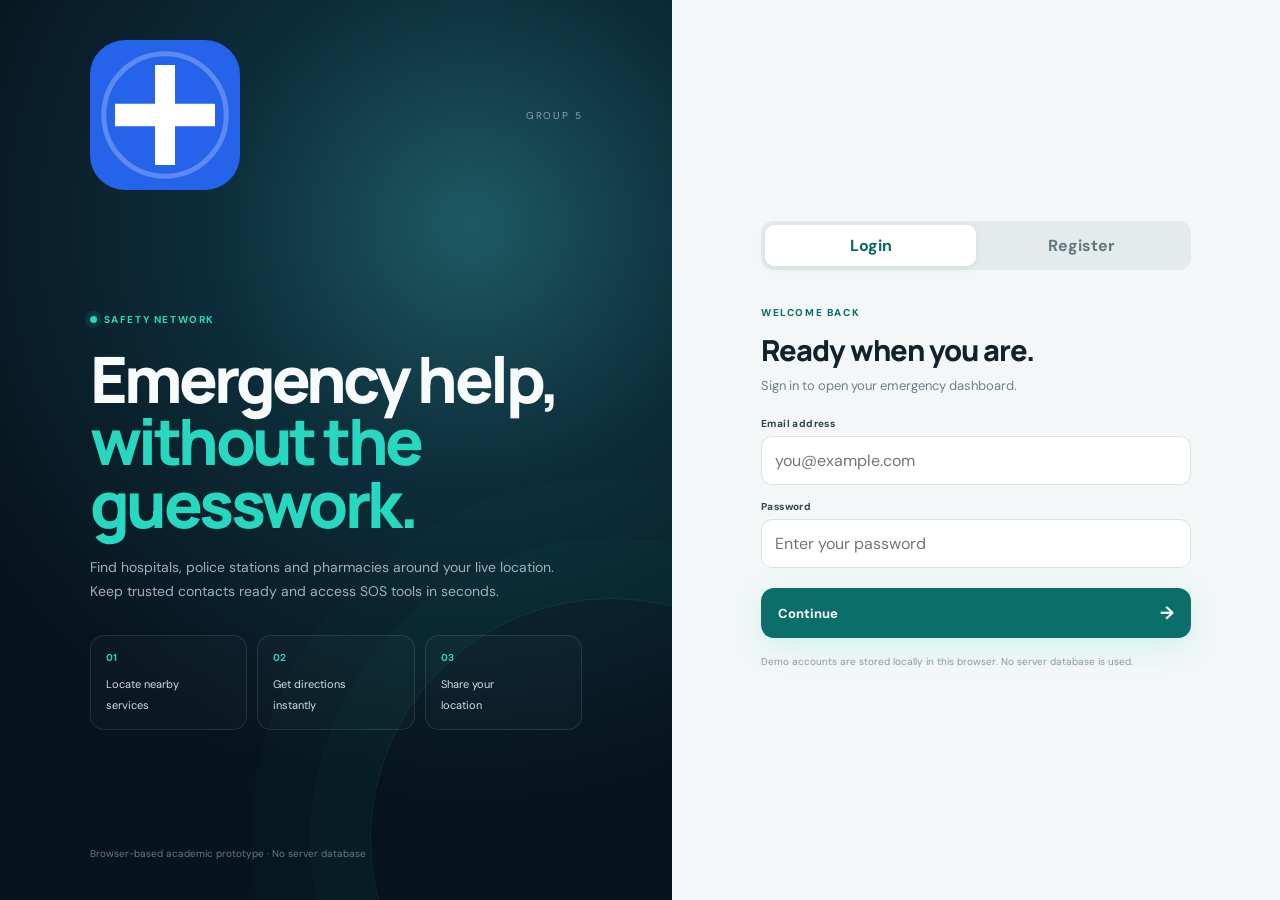
<file: login.html>
<!DOCTYPE html>
<html lang="en"><head><meta charset="UTF-8"><meta name="viewport" content="width=device-width,initial-scale=1.0"><title>Emergency Finder — Login</title><link rel="preconnect" href="https://fonts.googleapis.com"><link rel="preconnect" href="https://fonts.gstatic.com" crossorigin><link href="https://fonts.googleapis.com/css2?family=DM+Sans:wght@400;500;600;700&family=Manrope:wght@600;700;800&display=swap" rel="stylesheet"><link rel="stylesheet" href="style.css"></head>
<body class="login-body"><main class="auth-new"><section class="auth-visual"><div class="visual-top"><img src="logo.svg" alt="Emergency Services Finder logo"><span>GROUP 5</span></div><div class="visual-copy"><span class="live-kicker"><i></i> SAFETY NETWORK</span><h1>Emergency help,<br><em>without the guesswork.</em></h1><p>Find hospitals, police stations and pharmacies around your live location. Keep trusted contacts ready and access SOS tools in seconds.</p><div class="visual-grid"><div><strong>01</strong><span>Locate nearby<br>services</span></div><div><strong>02</strong><span>Get directions<br>instantly</span></div><div><strong>03</strong><span>Share your<br>location</span></div></div></div><div class="visual-footer">Browser-based academic prototype · No server database</div></section><section class="auth-form-side"><div class="auth__card"><div class="auth-mobile-brand"><img src="logo.svg" alt="Logo"><span>Emergency Finder</span></div><div class="auth__tabs"><button type="button" class="auth__tab auth__tab--active" id="loginTab">Login</button><button type="button" class="auth__tab" id="registerTab">Register</button></div><div id="loginPanel"><span class="form-kicker">WELCOME BACK</span><h2 class="auth__title">Ready when you are.</h2><p class="auth__sub">Sign in to open your emergency dashboard.</p><form id="loginForm" novalidate><label class="field"><span class="field__label">Email address</span><input type="email" id="loginEmail" autocomplete="email" placeholder="you@example.com" required></label><label class="field"><span class="field__label">Password</span><input type="password" id="loginPassword" autocomplete="current-password" placeholder="Enter your password" required></label><p class="auth__error" id="loginError" hidden></p><button class="btn btn--primary auth__submit" type="submit">Continue <span>→</span></button></form><p class="auth__note">Demo accounts are stored locally in this browser. No server database is used.</p></div><div id="registerPanel" hidden><span class="form-kicker">NEW ACCOUNT</span><h2 class="auth__title">Create your safety profile.</h2><p class="auth__sub">Set up a local account to use the finder.</p><form id="registerForm" novalidate><label class="field"><span class="field__label">Full name</span><input type="text" id="registerName" autocomplete="name" placeholder="Your name" required></label><label class="field"><span class="field__label">Email address</span><input type="email" id="registerEmail" autocomplete="email" placeholder="you@example.com" required></label><label class="field"><span class="field__label">Password</span><input type="password" id="registerPassword" autocomplete="new-password" placeholder="Minimum 6 characters" required></label><label class="field"><span class="field__label">Confirm password</span><input type="password" id="registerConfirm" autocomplete="new-password" placeholder="Repeat your password" required></label><p class="auth__error" id="registerError" hidden></p><button class="btn btn--primary auth__submit" type="submit">Create account <span>→</span></button></form></div></div></section></main><script src="auth.js"></script><script>(()=>{const lt=document.getElementById('loginTab'),rt=document.getElementById('registerTab'),lp=document.getElementById('loginPanel'),rp=document.getElementById('registerPanel');function show(login){lp.hidden=!login;rp.hidden=login;lt.classList.toggle('auth__tab--active',login);rt.classList.toggle('auth__tab--active',!login)}lt.onclick=()=>show(true);rt.onclick=()=>show(false);document.getElementById('loginForm').onsubmit=e=>{e.preventDefault();const er=document.getElementById('loginError');er.hidden=true;const r=BeaconAuth.login(loginEmail.value,loginPassword.value);if(!r.ok){er.textContent=r.message;er.hidden=false;return}location.replace('index.html')};document.getElementById('registerForm').onsubmit=e=>{e.preventDefault();const er=document.getElementById('registerError');er.hidden=true;const p=registerPassword.value;if(p!==registerConfirm.value){er.textContent='Passwords do not match.';er.hidden=false;return}const r=BeaconAuth.register(registerName.value,registerEmail.value,p);if(!r.ok){er.textContent=r.message;er.hidden=false;return}location.replace('index.html')};})();</script></body></html>
</file>
<file: style.css>
:root{--bg:#07131d;--panel:#0d1d29;--panel2:#112633;--white:#f7fbfc;--muted:#8da2ad;--line:rgba(255,255,255,.1);--cyan:#27d7c0;--cyan2:#13bfae;--red:#ff5363;--blue:#5c8dff;--green:#37d58a;--amber:#f7bd55;--shadow:0 24px 70px rgba(0,0,0,.28);--radius:20px;font-family:'DM Sans',sans-serif}*{box-sizing:border-box}html{scroll-behavior:smooth}body{margin:0;color:var(--white);background:var(--bg);font-family:'DM Sans',sans-serif}button,input,select{font:inherit}button,a{ -webkit-tap-highlight-color:transparent}.app-body{background:radial-gradient(circle at 80% 0%,#123343 0,#07131d 38%,#061018 100%);min-height:100vh}.topbar{position:sticky;top:0;z-index:3000;background:rgba(6,16,24,.84);backdrop-filter:blur(18px);border-bottom:1px solid var(--line)}.topbar__inner{max-width:1380px;margin:auto;padding:14px 28px;display:flex;align-items:center;justify-content:space-between;gap:18px}.brand{display:flex;align-items:center;gap:12px;text-decoration:none;color:inherit}.brand__logo{width:42px;height:42px;object-fit:contain;background:#fff;border-radius:12px;padding:4px}.brand__copy{display:flex;flex-direction:column;gap:2px}.brand__copy strong{font-family:Manrope;font-size:15px}.brand__copy small{font-size:10px;color:var(--muted);letter-spacing:.08em;text-transform:uppercase}.topbar__right{display:flex;align-items:center;gap:10px}.status-pill{display:flex;align-items:center;gap:8px;border:1px solid var(--line);background:rgba(255,255,255,.04);border-radius:999px;padding:9px 13px;font-size:12px;color:#c8d5da}.status-pill__dot{width:8px;height:8px;border-radius:50%;background:#667983}.status-pill--live .status-pill__dot{background:var(--green);box-shadow:0 0 0 4px rgba(55,213,138,.12)}.status-pill--error .status-pill__dot{background:var(--red);box-shadow:0 0 0 4px rgba(255,83,99,.12)}.user-menu{position:relative;z-index:3100}.user-menu__btn{display:flex;align-items:center;gap:8px;border:1px solid var(--line);background:#102531;color:#fff;border-radius:999px;padding:5px 11px 5px 5px;cursor:pointer}.user-menu__avatar{width:30px;height:30px;border-radius:50%;background:var(--cyan);color:#06221f;display:grid;place-items:center;font-weight:800}.chevron{color:var(--muted)}.user-menu__dropdown{position:absolute;right:0;top:calc(100% + 10px);width:230px;padding:8px;background:#102531;border:1px solid var(--line);border-radius:16px;box-shadow:var(--shadow);display:none}.user-menu__dropdown--open{display:grid;gap:3px}.user-menu__dropdown button{border:0;background:transparent;color:#fff;text-align:left;padding:11px;border-radius:10px;cursor:pointer}.user-menu__dropdown button:hover{background:rgba(255,255,255,.06)}.user-menu__dropdown button:last-child{color:#ff8690}.user-menu__email{font-size:11px;color:var(--muted);padding:6px 10px;white-space:nowrap;overflow:hidden;text-overflow:ellipsis}.dashboard-shell{max-width:1380px;margin:auto;padding:32px 28px 20px;display:grid;grid-template-columns:360px 1fr;gap:20px}.side-panel{background:linear-gradient(155deg,#0e2632,#0a1a25);border:1px solid var(--line);border-radius:28px;padding:28px;display:flex;flex-direction:column;min-height:650px;box-shadow:var(--shadow)}.live-kicker,.form-kicker,.eyebrow{font-size:10px;font-weight:800;letter-spacing:.16em;color:var(--cyan);text-transform:uppercase}.live-kicker{display:inline-flex;align-items:center;gap:7px}.live-kicker i{width:7px;height:7px;border-radius:50%;background:var(--cyan);box-shadow:0 0 0 5px rgba(39,215,192,.1)}.side-intro h1{font:800 39px/1.04 Manrope;margin:18px 0 14px;letter-spacing:-.04em}.side-intro p{font-size:14px;line-height:1.65;color:var(--muted);margin:0}.quick-actions{display:grid;gap:9px;margin:28px 0}.btn{border:1px solid transparent;border-radius:13px;padding:12px 16px;cursor:pointer;text-decoration:none;display:inline-flex;align-items:center;justify-content:center;gap:9px;font-weight:700;font-size:13px;transition:.18s}.btn:active{transform:scale(.98)}.btn--primary{background:var(--cyan);color:#05201d;box-shadow:0 9px 28px rgba(39,215,192,.16)}.btn--primary:hover{background:#5be8d6;transform:translateY(-1px)}.btn--ghost{background:rgba(255,255,255,.035);border-color:var(--line);color:#dbe7eb}.btn--ghost:hover{background:rgba(255,255,255,.08)}.btn--danger{background:var(--red);color:#fff}.btn--wide{width:100%;padding:14px}.btn-icon{font-size:18px;line-height:1}.location-card{margin-top:auto;border:1px solid var(--line);background:rgba(0,0,0,.16);border-radius:18px;padding:16px}.location-card__head,.accuracy,.updated{display:flex;justify-content:space-between;align-items:center}.location-card__head{font-size:9px;letter-spacing:.14em;color:var(--muted);font-weight:800}.location-card__head b{color:var(--green);font-size:9px}.coords{display:grid;grid-template-columns:1fr 1fr;gap:10px;margin:15px 0}.coords div{background:rgba(255,255,255,.035);border-radius:12px;padding:11px}.coords small{display:block;font-size:8px;color:var(--muted);letter-spacing:.12em;margin-bottom:5px}.coords strong{font:600 12px 'DM Sans';color:#d9f8f4}.accuracy,.updated{font-size:10px;color:var(--muted);padding-top:9px;border-top:1px solid var(--line);margin-top:8px}.accuracy strong,.updated strong{color:#d8e5e9}.emergency-note{display:flex;align-items:center;gap:11px;margin-top:13px;padding:12px;border-radius:15px;background:rgba(255,83,99,.07);border:1px solid rgba(255,83,99,.16)}.emergency-note>span{font:800 17px Manrope;color:#ff7681}.emergency-note strong{font-size:11px;display:block}.emergency-note small{font-size:9px;color:var(--muted)}.map-stage{min-width:0}.map-topline{display:flex;justify-content:space-between;align-items:flex-end;margin:4px 4px 12px}.map-topline h2,.section-heading h2{font:800 25px Manrope;margin:5px 0 0;letter-spacing:-.03em}.map-badge{font-size:10px;border:1px solid var(--line);color:var(--muted);padding:7px 10px;border-radius:999px}.map-wrap{position:relative;border-radius:28px;overflow:hidden;border:1px solid var(--line);box-shadow:var(--shadow);height:610px;background:#12242e}.map{width:100%;height:100%;background:#12242e}.map__legend{position:absolute;z-index:1000;left:18px;bottom:18px;display:flex;gap:8px;flex-wrap:wrap;padding:9px 11px;background:rgba(7,19,29,.9);border:1px solid var(--line);backdrop-filter:blur(12px);border-radius:13px;font-size:10px;color:#c9d8dc}.map__legend span{display:flex;align-items:center;gap:5px}.dot{width:8px;height:8px;border-radius:50%;display:inline-block}.dot--hospital{background:#ff5b63}.dot--police{background:#6a96ff}.dot--pharmacy{background:#39d790}.dot--you{background:var(--cyan);box-shadow:0 0 0 3px rgba(39,215,192,.15)}.pin{width:28px;height:28px;border-radius:50% 50% 50% 0;transform:rotate(-45deg);display:flex;align-items:center;justify-content:center;border:2px solid #fff;box-shadow:0 4px 12px #0008}.pin svg{transform:rotate(45deg);width:14px;height:14px}.pin--hospital{background:#ff4f5c}.pin--police{background:#5d8cff}.pin--pharmacy{background:#32ca83}.you-marker{width:19px;height:19px;border-radius:50%;background:var(--cyan);border:3px solid #fff;box-shadow:0 0 0 6px rgba(39,215,192,.2),0 3px 9px #0008}.results-section{max-width:1380px;margin:0 auto;padding:48px 28px 100px}.section-heading{display:flex;justify-content:space-between;align-items:flex-end;gap:20px}.section-heading p{color:var(--muted);font-size:13px;margin:7px 0 0}.radius{display:flex;align-items:center;gap:8px;color:var(--muted);font-size:11px}.radius select{background:#0e202b;color:#fff;border:1px solid var(--line);border-radius:10px;padding:10px 12px}.filters{display:flex;gap:8px;flex-wrap:wrap;margin:22px 0 15px}.chip{display:inline-flex;align-items:center;gap:7px;border:1px solid var(--line);background:rgba(255,255,255,.035);color:#aebec4;border-radius:999px;padding:9px 14px;cursor:pointer;font-size:11px;font-weight:700}.chip:hover{border-color:rgba(39,215,192,.45);color:#fff}.chip--active{background:var(--cyan);border-color:var(--cyan);color:#06221f}.chip--active .dot{box-shadow:0 0 0 2px rgba(0,0,0,.12)}.results{display:grid;grid-template-columns:repeat(auto-fill,minmax(280px,1fr));gap:12px}.empty-state{grid-column:1/-1;text-align:center;padding:58px 20px;background:rgba(255,255,255,.025);border:1px dashed var(--line);border-radius:20px;color:#bdccd1}.empty-state p{margin:5px}.empty-state__sub{font-size:12px;color:var(--muted);max-width:450px;margin:auto!important}.empty-icon{width:45px;height:45px;margin:0 auto 12px;border-radius:14px;background:rgba(39,215,192,.08);color:var(--cyan);display:grid;place-items:center;font-size:22px}.card{background:linear-gradient(145deg,#10232f,#0b1a24);border:1px solid var(--line);border-radius:18px;padding:17px;display:flex;flex-direction:column;gap:10px;transition:.2s;box-shadow:0 10px 30px #00000018}.card:hover{transform:translateY(-3px);border-color:rgba(39,215,192,.22)}.card__top{display:flex;justify-content:space-between;gap:8px}.card__type{font-size:9px;font-weight:800;letter-spacing:.12em;text-transform:uppercase;padding:6px 8px;border-radius:7px}.card__type--hospital{background:#3b1e24;color:#ff7d86}.card__type--police{background:#1c2b4b;color:#7fa4ff}.card__type--pharmacy{background:#163b2e;color:#67e3a2}.card__distance{font-size:10px;color:var(--muted)}.card__name{font:700 16px Manrope;margin:0;line-height:1.25}.card__address,.card__phone{font-size:11px;color:var(--muted);margin:0;line-height:1.5}.card__phone{color:#d9e5e8;font-weight:600}.card__actions{display:flex;gap:7px;margin-top:4px}.card__actions .btn{padding:9px 11px;font-size:10px}.location-help{display:flex;justify-content:space-between;align-items:center;gap:10px;background:#321c20;border:1px solid #6a3038;color:#ffb0b7;padding:12px 14px;border-radius:14px;font-size:11px;margin-bottom:13px}.location-help[hidden]{display:none}.location-help button{border:0;border-radius:999px;padding:7px 11px;background:var(--red);color:#fff;font-weight:800}.sos{position:fixed;right:28px;bottom:28px;width:88px;height:88px;border:0;background:transparent;z-index:3500;cursor:pointer}.sos__core{position:relative;width:76px;height:76px;margin:auto;border-radius:50%;background:radial-gradient(circle at 35% 25%,#ff7d87,#d82d43);display:flex;flex-direction:column;align-items:center;justify-content:center;color:#fff;box-shadow:0 14px 35px rgba(255,83,99,.28),inset 0 1px #ffffff55}.sos__word{font:800 17px Manrope;letter-spacing:.08em}.sos__hint{font-size:7px;letter-spacing:.15em;margin-top:2px}.sos__ring{position:absolute;inset:6px;border:1px solid #ff6c78aa;border-radius:50%;animation:sosPulse 2.2s infinite}.sos__ring--2{animation-delay:1.1s}@keyframes sosPulse{0%{transform:scale(.75);opacity:.9}100%{transform:scale(1.55);opacity:0}}.modal{position:fixed;inset:0;background:rgba(1,8,13,.72);backdrop-filter:blur(10px);display:none;align-items:center;justify-content:center;z-index:5000;padding:18px}.modal[aria-hidden=false]{display:flex}.modal__card{position:relative;width:100%;max-width:470px;background:#10222d;border:1px solid var(--line);border-radius:24px;padding:26px;box-shadow:var(--shadow)}.modal__card--wide{max-width:650px}.modal__card--center{text-align:center}.modal__eyebrow{font-size:9px;color:var(--cyan);font-weight:800;letter-spacing:.16em;text-transform:uppercase;margin:0 0 8px}.modal__card h3{font:800 23px Manrope;margin:0 0 8px}.modal__body{font-size:12px;color:var(--muted);line-height:1.6;margin:0 0 18px}.modal-x,.close-btn{position:absolute;right:17px;top:15px;border:0;background:rgba(255,255,255,.06);color:#fff;border-radius:10px;width:32px;height:32px;cursor:pointer;font-size:21px}.sos-choice{display:grid;gap:9px;margin-bottom:12px}.sos-choice__option{display:flex;align-items:center;gap:12px;width:100%;padding:13px;border:1px solid var(--line);border-radius:15px;background:rgba(255,255,255,.025);color:#fff;text-align:left;cursor:pointer}.sos-choice__option:hover{border-color:rgba(39,215,192,.45);background:rgba(39,215,192,.05)}.sos-choice__option>b{margin-left:auto;font-size:22px;color:var(--muted)}.sos-choice__icon{width:40px;height:40px;border-radius:12px;background:rgba(39,215,192,.13);color:var(--cyan);display:grid;place-items:center}.sos-choice__option--danger .sos-choice__icon{background:rgba(255,83,99,.13);color:#ff7b85}.sos-choice__title{display:block;font-weight:800;font-size:12px;margin-bottom:3px}.sos-choice__desc{display:block;color:var(--muted);font-size:10px}.modal__actions{display:flex;gap:8px;justify-content:center;flex-wrap:wrap}.modal__share{border:0;background:transparent;color:var(--cyan);font-size:11px;font-weight:700;cursor:pointer;text-decoration:underline;width:100%;margin-top:13px}.fav-send-list,.fav-list{display:grid;gap:8px;max-height:290px;overflow:auto;margin-bottom:14px}.fav-send-row,.fav-item{display:flex;align-items:center;gap:10px;padding:11px;border:1px solid var(--line);border-radius:13px;background:rgba(255,255,255,.03)}.fav-send-row input{accent-color:var(--cyan)}.fav-send-row>span{display:flex;flex-direction:column;gap:2px}.fav-item{justify-content:space-between}.fav-item__name{font-size:12px;font-weight:800}.fav-item__phone{font-size:10px;color:var(--muted)}.fav-item__remove{border:0;background:transparent;color:#ff6f7a;font-size:20px;cursor:pointer}.field{display:flex;flex-direction:column;gap:6px;margin-bottom:12px}.field__label{font-size:10px;font-weight:800;color:#b8c8ce;letter-spacing:.04em}.field input{width:100%;background:#0b1922;border:1px solid var(--line);color:#fff;border-radius:11px;padding:12px;outline:none}.field input:focus{border-color:var(--cyan);box-shadow:0 0 0 3px rgba(39,215,192,.08)}.field__error,.auth__error{color:#ff8790;font-size:11px;margin:4px 0 10px}.fav-form{display:grid;grid-template-columns:1fr 1fr;gap:10px;border-top:1px solid var(--line);padding-top:18px}.fav-form .field{margin:0}.fav-form>.field__error,.fav-form>button{grid-column:1/-1}.fav-list{margin-top:16px}.modal-heading{display:flex;justify-content:space-between}.toast{position:fixed;left:50%;bottom:26px;transform:translate(-50%,20px);background:#eaf6f5;color:#09201e;padding:11px 15px;border-radius:999px;font-size:11px;font-weight:700;box-shadow:var(--shadow);opacity:0;pointer-events:none;transition:.25s;z-index:6000;max-width:90vw;text-align:center}.toast--show{opacity:1;transform:translate(-50%,0)}.footer{border-top:1px solid var(--line);padding:25px 20px 40px;display:flex;justify-content:center;gap:12px;align-items:center;flex-wrap:wrap;color:#c1d0d5;font-size:11px}.footer span,.footer small{color:var(--muted)}
/* LOGIN */.login-body{min-height:100vh;background:#07131d}.auth-new{min-height:100vh;display:grid;grid-template-columns:1.05fr .95fr}.auth-visual{position:relative;overflow:hidden;padding:40px clamp(28px,7vw,100px);display:flex;flex-direction:column;justify-content:space-between;background:radial-gradient(circle at 70% 25%,#1d5a63 0,#0d2d3a 31%,#07131d 70%)}.auth-visual:after{content:"";position:absolute;width:480px;height:480px;border:1px solid rgba(39,215,192,.12);border-radius:50%;right:-180px;bottom:-180px;box-shadow:0 0 0 60px rgba(39,215,192,.02),0 0 0 120px rgba(39,215,192,.015)}.visual-top{display:flex;align-items:center;justify-content:space-between;position:relative;z-index:1}.visual-top img{width:150px;height:auto}.visual-top span{font-size:10px;letter-spacing:.18em;color:var(--muted)}.visual-copy{max-width:610px;position:relative;z-index:1}.visual-copy h1{font:800 clamp(40px,5vw,68px)/.98 Manrope;letter-spacing:-.055em;margin:20px 0}.visual-copy h1 em{color:var(--cyan);font-style:normal}.visual-copy p{max-width:510px;color:#9eb1b9;line-height:1.7;font-size:14px}.visual-grid{display:grid;grid-template-columns:repeat(3,1fr);gap:10px;margin-top:32px}.visual-grid div{padding:15px;border:1px solid var(--line);background:#ffffff05;border-radius:14px}.visual-grid strong{display:block;color:var(--cyan);font-size:10px;margin-bottom:8px}.visual-grid span{font-size:11px;color:#d2dee2;line-height:1.35}.visual-footer{font-size:10px;color:#647982;position:relative;z-index:1}.auth-form-side{display:flex;align-items:center;justify-content:center;padding:40px;background:#f3f7f7;color:#10222a}.auth__card{width:min(100%,430px)}.auth-mobile-brand{display:none}.auth__tabs{display:flex;background:#e3ebeb;padding:4px;border-radius:12px;margin-bottom:30px}.auth__tab{flex:1;border:0;background:transparent;padding:10px;border-radius:9px;color:#63777f;font-weight:700;cursor:pointer}.auth__tab--active{background:#fff;color:#0a6962;box-shadow:0 2px 8px #10222a12}.form-kicker{color:#0c6e68}.auth__title{font:800 29px Manrope;letter-spacing:-.035em;margin:9px 0 7px}.auth__sub{color:#70828a;font-size:13px;margin:0 0 23px}.auth-form-side .field{margin-bottom:15px}.auth-form-side .field__label{color:#31474f}.auth-form-side .field input{background:#fff;border:1px solid #d9e3e4;color:#13262e;padding:13px;border-radius:11px}.auth-form-side .btn--primary{background:#0c6e68;color:#fff}.auth-form-side .btn--primary:hover{background:#084f4b}.auth__submit{width:100%;justify-content:space-between;margin-top:5px}.auth__submit span{font-size:18px}.auth__note{font-size:10px;line-height:1.5;color:#8a9ba1;margin-top:16px}.auth-form-side .auth__error{background:#ffeff0;padding:9px;border-radius:9px}.countdown-ring{width:74px;height:74px;border:5px solid rgba(255,83,99,.2);border-top-color:var(--red);border-radius:50%;display:grid;place-items:center;margin:0 auto 15px;font:800 25px Manrope;color:#ff7b85}.modal__card--center .modal__eyebrow{color:#ff7b85}@media(max-width:1050px){.dashboard-shell{grid-template-columns:1fr}.side-panel{min-height:auto}.location-card{margin-top:10px}.map-wrap{height:520px}.auth-new{grid-template-columns:1fr}.auth-visual{min-height:42vh}.auth-form-side{min-height:58vh}}@media(max-width:700px){.topbar__inner{padding:11px 14px}.brand__copy{display:none}.status-pill{font-size:10px}.dashboard-shell,.results-section{padding-left:14px;padding-right:14px}.side-panel{padding:22px;border-radius:21px}.side-intro h1{font-size:32px}.map-wrap{height:430px;border-radius:21px}.map-topline{align-items:flex-start}.map-topline h2,.section-heading h2{font-size:21px}.map-badge{display:none}.section-heading{align-items:flex-start;flex-direction:column}.radius{width:100%;justify-content:space-between}.radius select{min-width:110px}.sos{right:14px;bottom:14px}.fav-form{grid-template-columns:1fr}.auth-visual{padding:25px 22px;min-height:390px}.visual-copy h1{font-size:43px}.visual-grid{display:none}.visual-footer{font-size:9px}.auth-form-side{padding:30px 22px}.user-menu__btn #userNameLabel{display:none}}@media(prefers-reduced-motion:reduce){.sos__ring{animation:none;display:none}}
</file>
